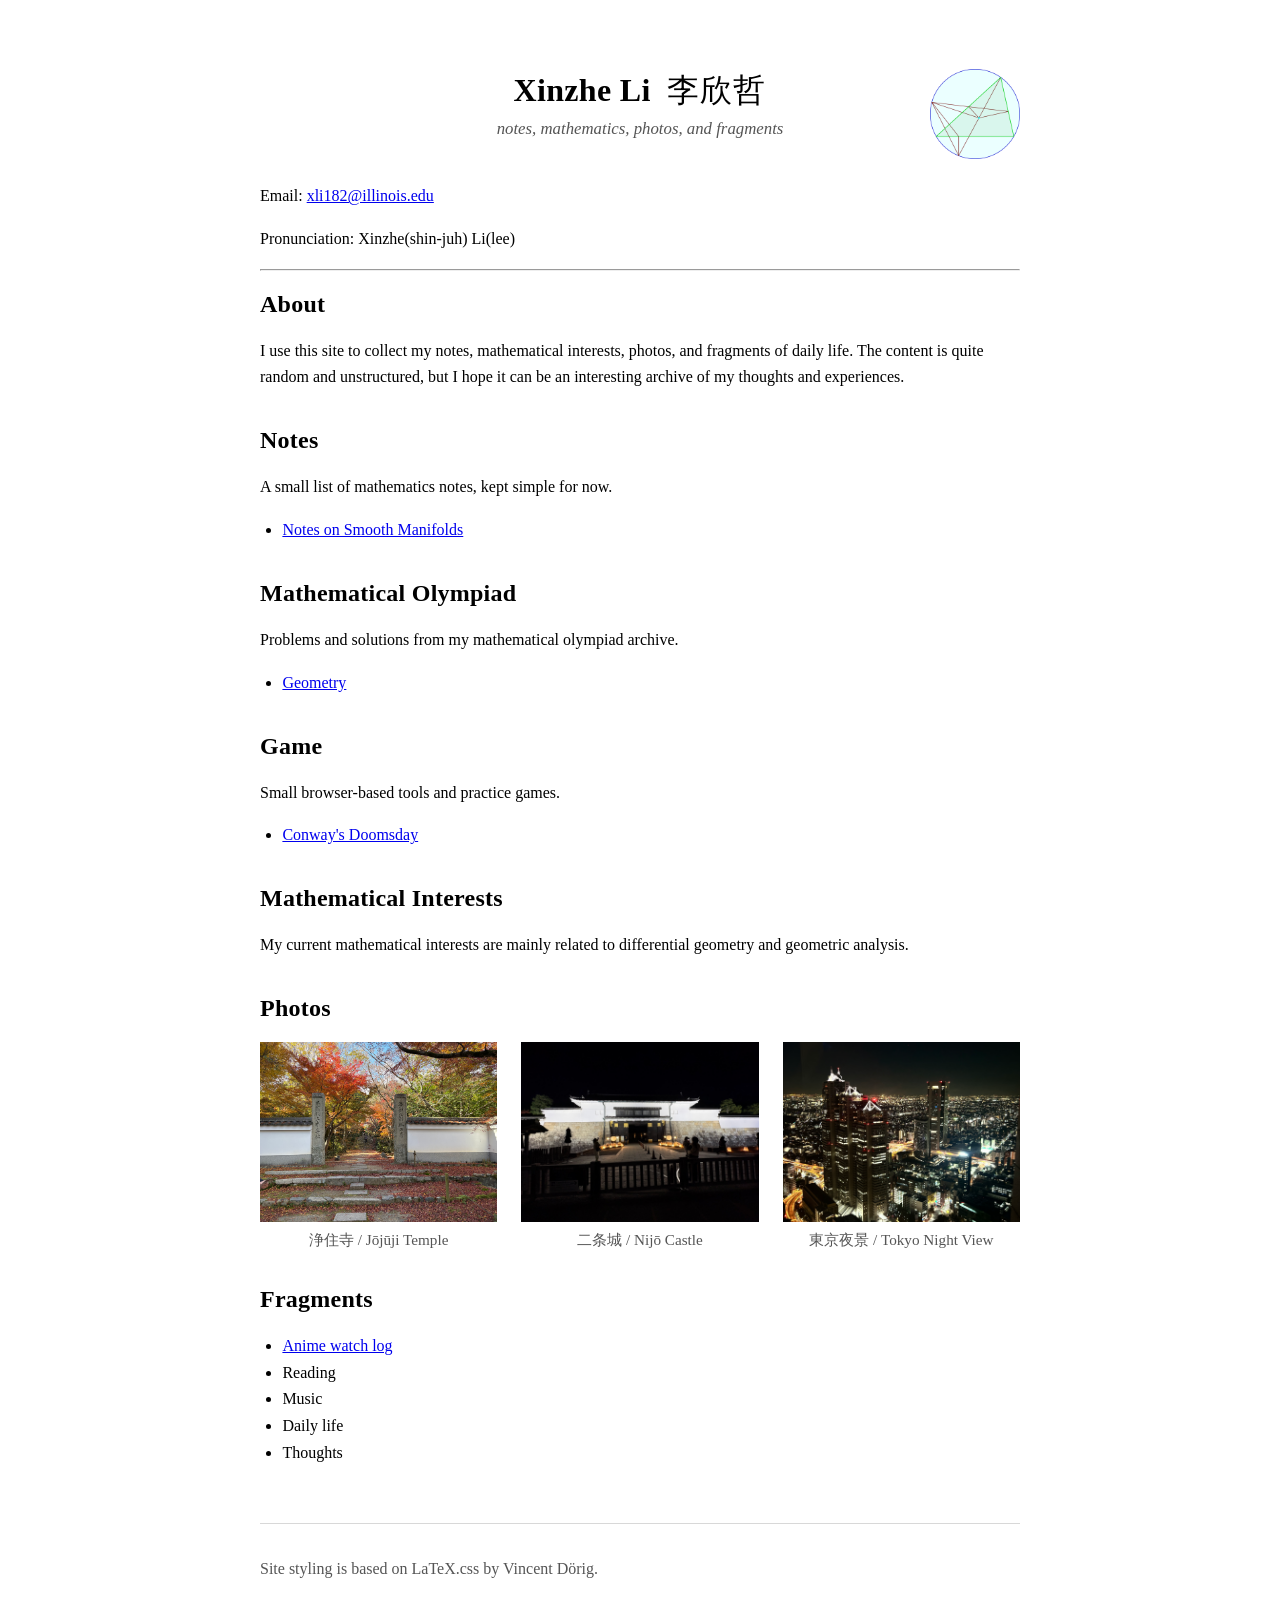
<file: index.html>
<!doctype html>
<html lang="en">
  <head>
    <meta charset="utf-8" />
    <meta name="viewport" content="width=device-width, initial-scale=1" />
    <title>Xinzhe Li | Notes, Mathematics, Photos</title>
    <link rel="icon" type="image/png" href="assets/favicon.png">
    <meta
      name="description"
      content="Personal archive of Xinzhe Li: mathematics notes, interests, photos, reading records, and fragments of daily life."
    />
    <link rel="canonical" href="https://julianxli.github.io/" />
    <link rel="stylesheet" href="https://latex.vercel.app/style.min.css" />
    <link rel="stylesheet" href="style.css?v=106" />
  </head>
  <body>
    <header class="site-header">
      <img class="geometry-icon geometry-desktop" src="assets/geometry-icon.png" alt="First geometry problem I solved" />
      <h1 class="site-title">
        <span class="title-en">Xinzhe Li</span>
        <span class="title-cn">李欣哲</span>
      </h1>
      <p class="subtitle">notes, mathematics, photos, and fragments</p>
    </header>

<section id="contact" class="contact-block">
  <p>Email: <a href="mailto:xli182@illinois.edu">xli182@illinois.edu</a></p>
  <p>Pronunciation: Xinzhe(shin-juh) Li(lee)</p>
</section>

<hr>

    <main>
      <section aria-labelledby="about">
        <h2 id="about">About</h2>
        <p>
          I use this site to collect my notes, mathematical interests, photos,
          and fragments of daily life. The content is quite random and unstructured, but I hope it can be an interesting archive of my thoughts and experiences.
        </p>
      </section>

      <section aria-labelledby="notes">
        <h2 id="notes">Notes</h2>
        <p>
          A small list of mathematics notes, kept simple for now.
        </p>
        <ul class="notes-list">
          <li><a href="notes/smooth-manifolds.pdf">Notes on Smooth Manifolds</a></li>
        </ul>
      </section>

      <section aria-labelledby="olympiad">
        <h2 id="olympiad">Mathematical Olympiad</h2>
        <p>
          Problems and solutions from my mathematical olympiad archive.
        </p>
        <ul class="notes-list">
          <li><a href="olympiad/index.html#geometry">Geometry</a></li>
        </ul>
      </section>

      <section aria-labelledby="game">
        <h2 id="game">Game</h2>
        <p>
          Small browser-based tools and practice games.
        </p>
        <ul class="notes-list">
          <li><a href="Game/doomsday-trainer/?v=conway">Conway's Doomsday</a></li>
        </ul>
      </section>

      <section aria-labelledby="mathematical-interests">
        <h2 id="mathematical-interests">Mathematical Interests</h2>
        <p>
          My current mathematical interests are mainly related to differential geometry and geometric analysis.
        </p>
      </section>

      <section aria-labelledby="photos">
        <h2 id="photos">Photos</h2>
        <div class="photo-grid" aria-label="Photo placeholders">
          <article class="photo-card">
            <img src="photos/Jōjūji.jpeg" alt="Jōjūji Temple">
            <figcaption><span lang="ja">浄住寺</span> / Jōjūji Temple</figcaption>
          </article>
          <article class="photo-card">
            <img src="photos/Nijō-jō.jpeg" alt="Nijō Castle">
            <figcaption><span lang="ja">二条城</span> / Nijō Castle</figcaption>
          </article>
          <article class="photo-card">
            <img src="photos/Tokyo.jpeg" alt="Tokyo Night View">
            <figcaption><span lang="ja">東京夜景</span> / Tokyo Night View</figcaption>
          </article>
        </div>
      </section>

      <section aria-labelledby="fragments">
        <h2 id="fragments">Fragments</h2>
        <ul class="fragment-list">
          <li><a href="fragments/watched-anime.pdf">Anime watch log</a></li>
          <li>Reading</li>
          <li>Music</li>
          <li>Daily life</li>
          <li>Thoughts</li>
        </ul>
      </section>
    </main>

    <footer class="site-footer">
      <p>Site styling is based on LaTeX.css by Vincent Dörig.</p>
      <img class="geometry-icon geometry-mobile" src="assets/geometry-icon.png" alt="First geometry problem I solved" />
    </footer>
  </body>
</html>
</file>
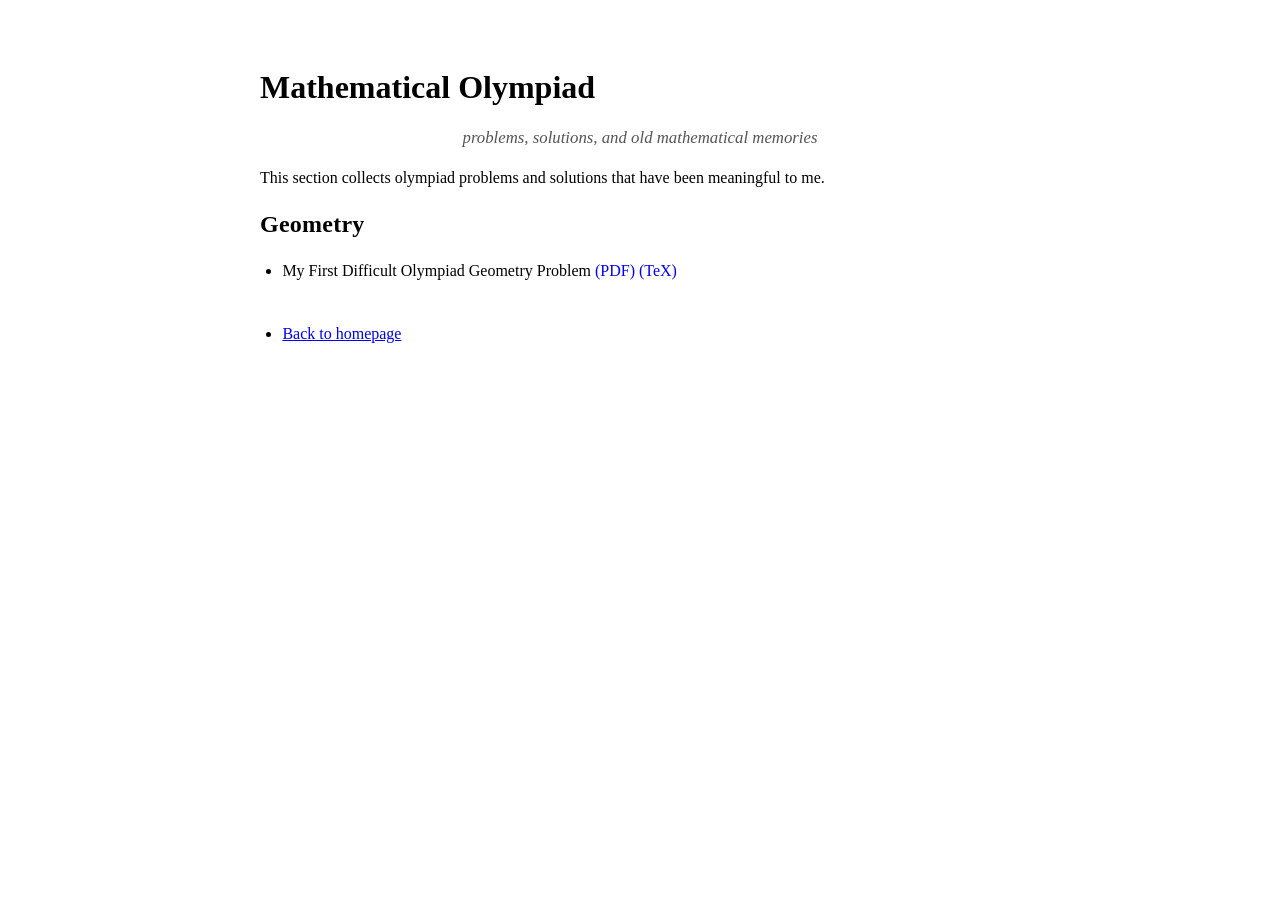
<file: olympiad/index.html>
<!doctype html>
<html lang="en">
  <head>
    <meta charset="utf-8" />
    <meta name="viewport" content="width=device-width, initial-scale=1" />
    <title>Mathematical Olympiad | Xinzhe Li</title>
    <link rel="icon" type="image/png" href="../assets/favicon.png">
    <meta
      name="description"
      content="Mathematical olympiad problems and solutions by Xinzhe Li."
    />
    <link rel="canonical" href="https://julianxli.github.io/olympiad/" />
    <link rel="stylesheet" href="https://latex.vercel.app/style.min.css" />
    <link rel="stylesheet" href="../style.css?v=106" />
  </head>
  <body>
    <header>
      <h1>Mathematical Olympiad</h1>
      <p class="subtitle">problems, solutions, and old mathematical memories</p>
    </header>

    <main>
      <p>
        This section collects olympiad problems and solutions that have been
        meaningful to me.
      </p>

      <section aria-labelledby="geometry">
        <h2 id="geometry">Geometry</h2>
        <ul class="notes-list">
          <li>
            My First Difficult Olympiad Geometry Problem
            <a class="plain-link" href="geometry/first-hard-geometry-problem/solution.pdf">(PDF)</a>
            <a class="plain-link" href="geometry/first-hard-geometry-problem/solution.tex">(TeX)</a>
          </li>
        </ul>
      </section>

      <ul class="notes-list">
        <li><a href="../index.html">Back to homepage</a></li>
      </ul>
    </main>
  </body>
</html>
</file>
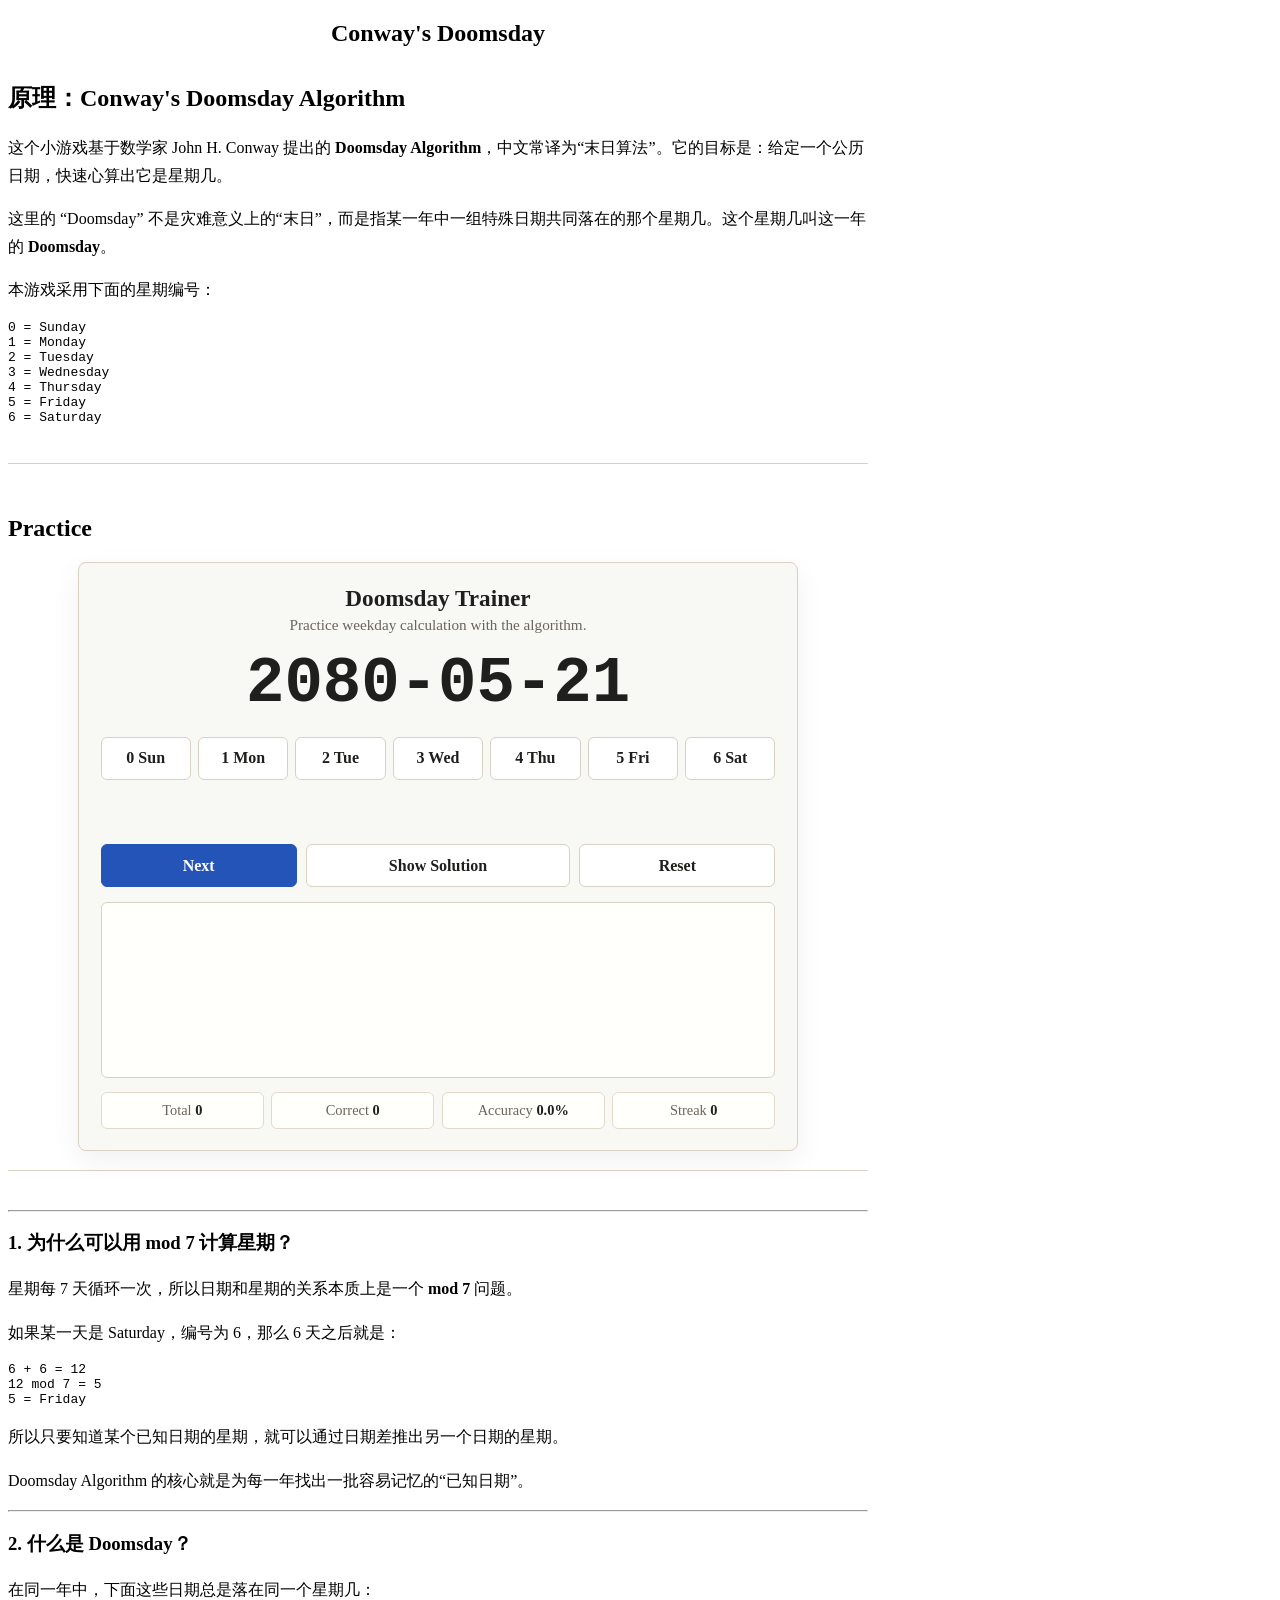
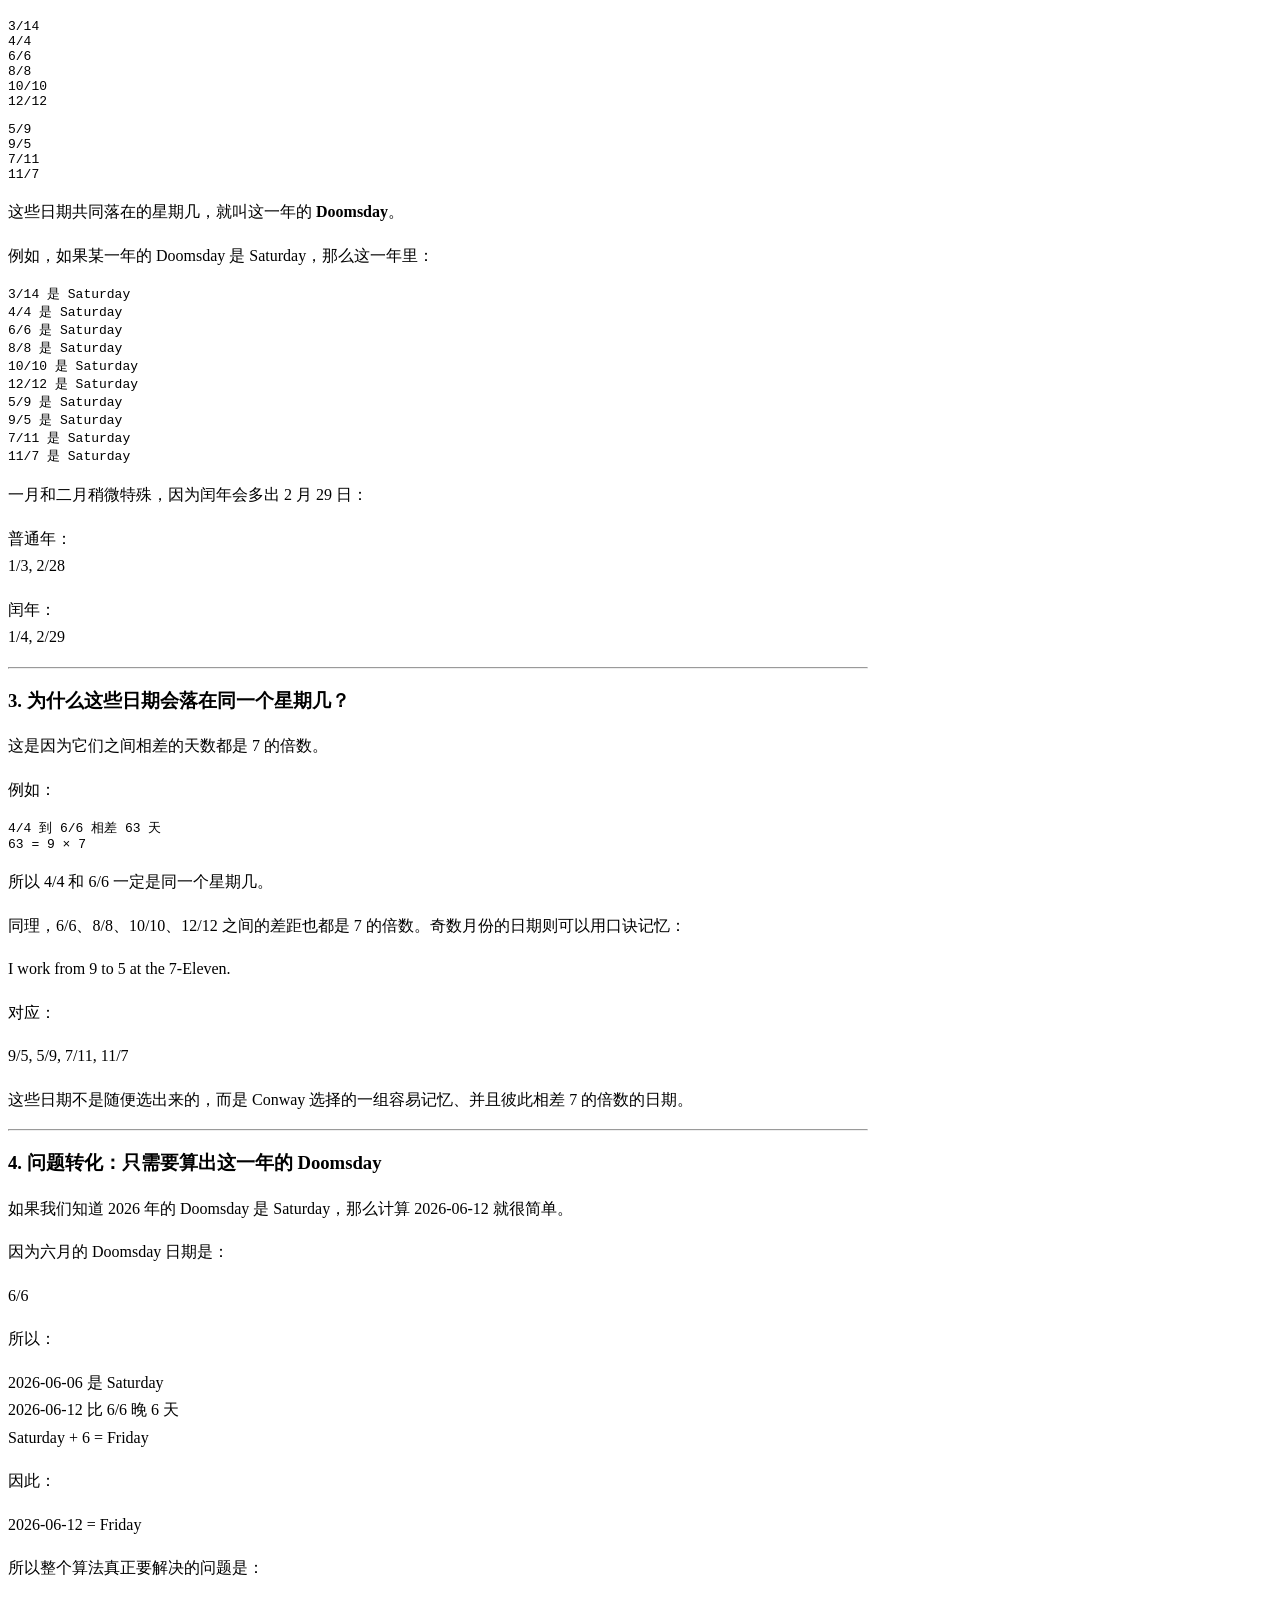
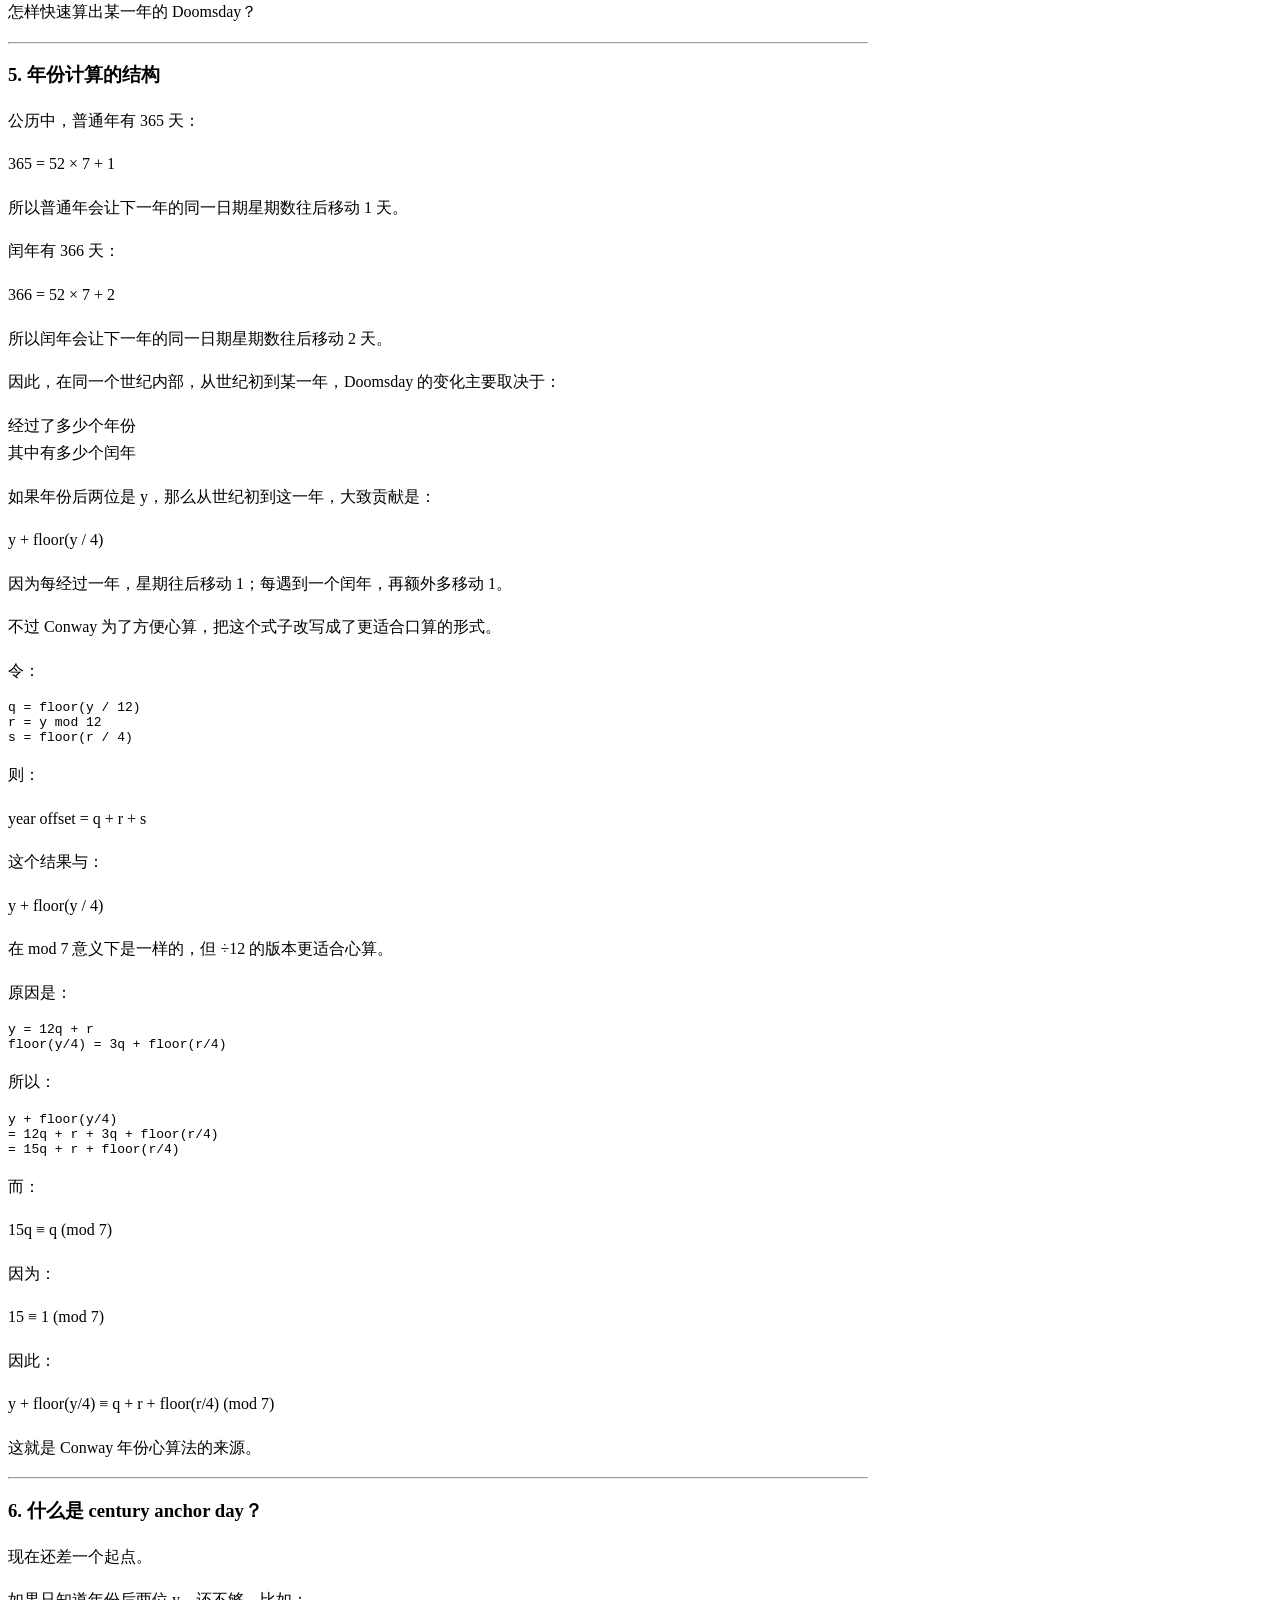
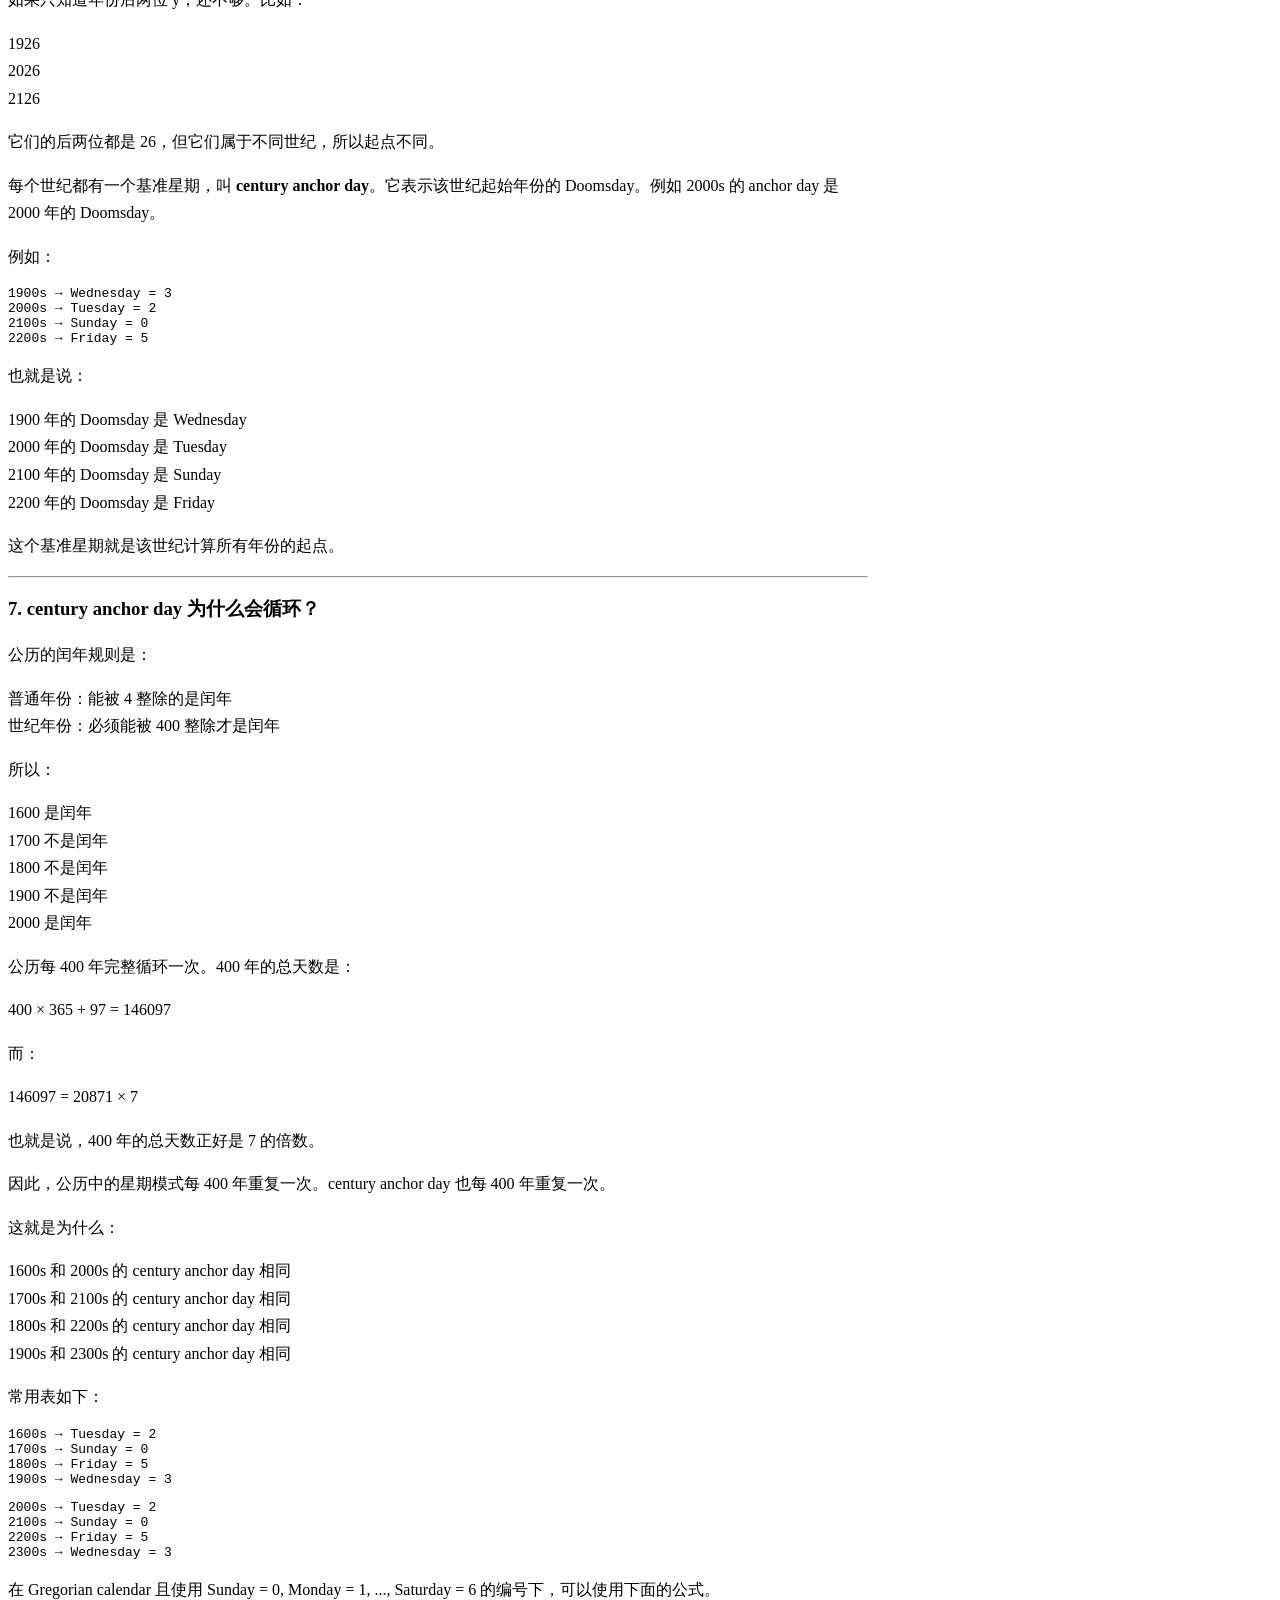
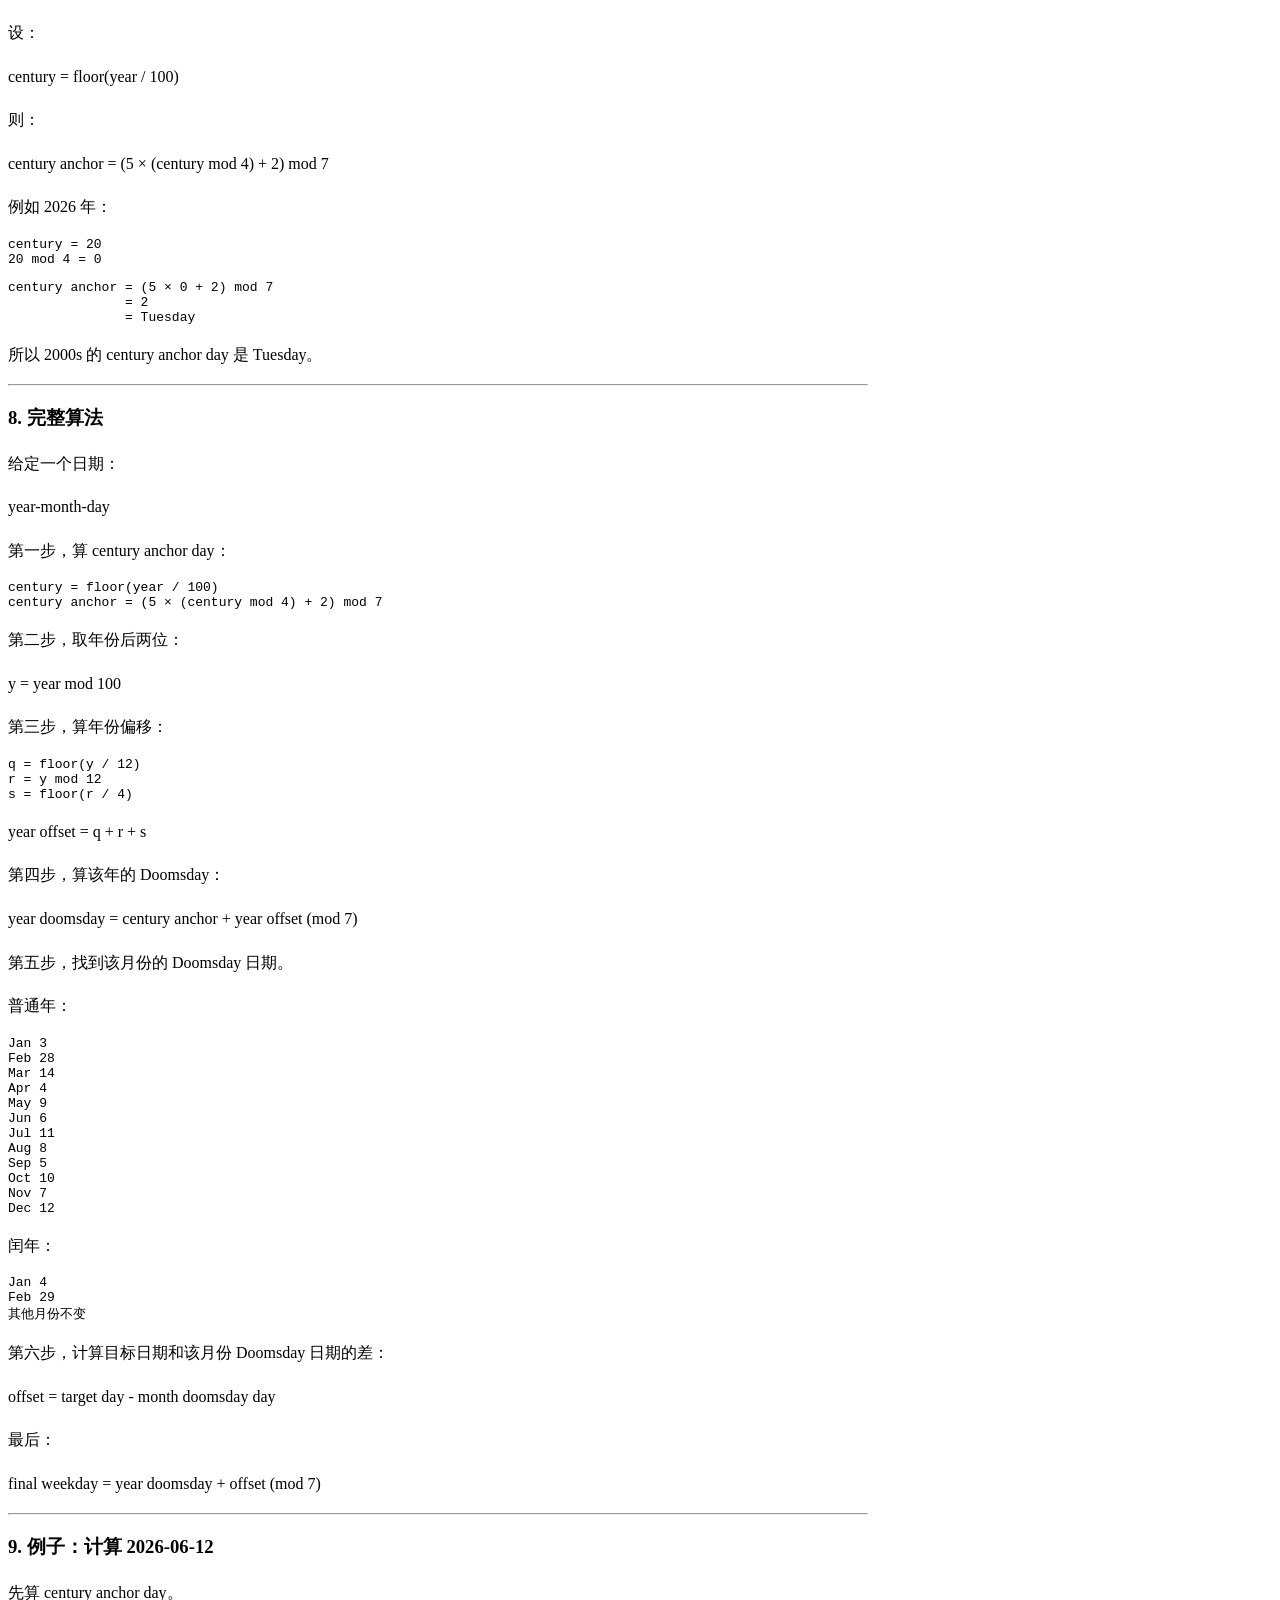
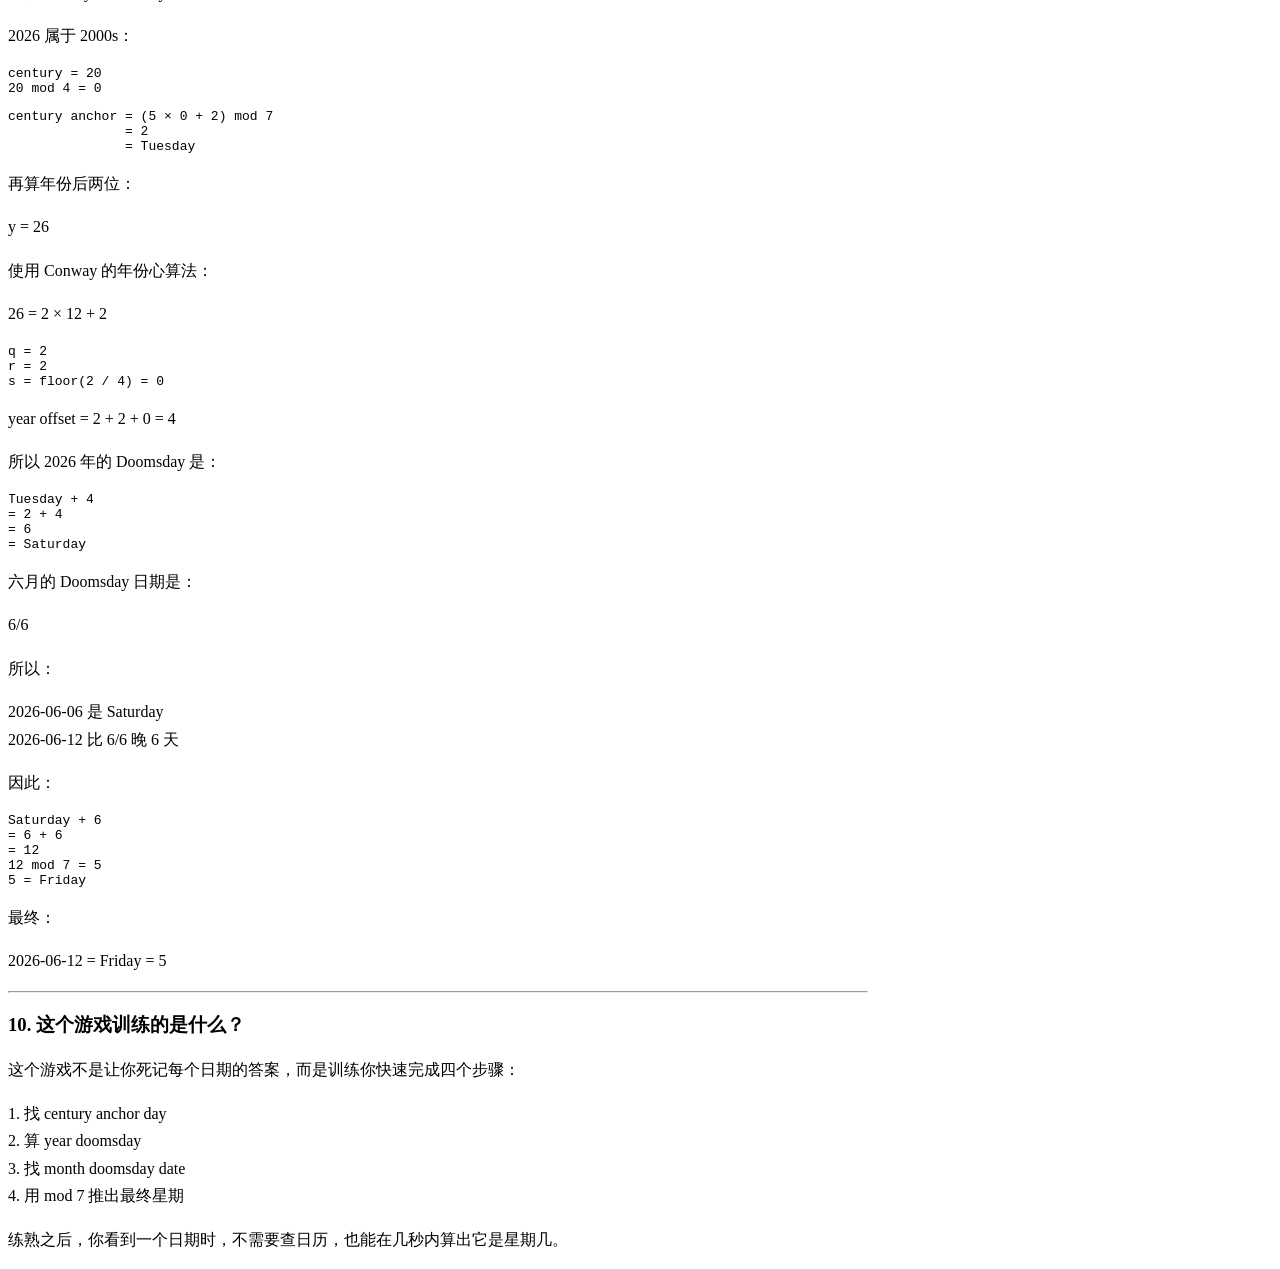
<file: Game/doomsday-trainer/index.html>
<!doctype html>
<html lang="en">
  <head>
    <meta charset="UTF-8" />
    <meta name="viewport" content="width=device-width, initial-scale=1.0" />
    <title>Conway's Doomsday</title>
    <meta name="description" content="A minimal Conway Doomsday Algorithm trainer for practicing weekday calculation." />
    <link rel="stylesheet" href="https://latex.vercel.app/style.min.css" />
    <link rel="stylesheet" href="style.css" />
  </head>
  <body>
    <main>
      <article class="page-shell">
        <header class="page-header">
          <h1>Conway's Doomsday</h1>
        </header>

      <section class="explanation" aria-labelledby="explanation-title">
        <h2 id="explanation-title">原理：Conway's Doomsday Algorithm</h2>
        <p>这个小游戏基于数学家 John H. Conway 提出的 <strong>Doomsday Algorithm</strong>，中文常译为“末日算法”。它的目标是：给定一个公历日期，快速心算出它是星期几。</p>

        <p>这里的 “Doomsday” 不是灾难意义上的“末日”，而是指某一年中一组特殊日期共同落在的那个星期几。这个星期几叫这一年的 <strong>Doomsday</strong>。</p>

        <p>本游戏采用下面的星期编号：</p>

        <pre><code>0 = Sunday
1 = Monday
2 = Tuesday
3 = Wednesday
4 = Thursday
5 = Friday
6 = Saturday</code></pre>
      </section>

      <section class="trainer-section" aria-labelledby="trainer-title">
        <h2 id="trainer-title">Practice</h2>
        <section class="trainer-card" aria-label="Doomsday Trainer">
          <header class="header">
            <h2>Doomsday Trainer</h2>
            <p>Practice weekday calculation with the algorithm.</p>
          </header>
  
          <div id="dateDisplay" class="date-display">0000-00-00</div>
  
          <div class="answer-grid" aria-label="Weekday answers">
            <button class="answer-button" data-answer="0">0 Sun</button>
            <button class="answer-button" data-answer="1">1 Mon</button>
            <button class="answer-button" data-answer="2">2 Tue</button>
            <button class="answer-button" data-answer="3">3 Wed</button>
            <button class="answer-button" data-answer="4">4 Thu</button>
            <button class="answer-button" data-answer="5">5 Fri</button>
            <button class="answer-button" data-answer="6">6 Sat</button>
          </div>
  
          <div id="feedback" class="feedback" aria-live="polite"></div>
  
          <div class="controls">
            <button id="nextButton" class="control-button primary">Next</button>
            <button id="solutionButton" class="control-button">Show Solution</button>
            <button id="resetButton" class="control-button">Reset</button>
          </div>
  
          <div id="solution" class="solution" aria-label="Solution"></div>
  
          <footer class="stats">
            <span>Total <strong id="totalStat">0</strong></span>
            <span>Correct <strong id="correctStat">0</strong></span>
            <span>Accuracy <strong id="accuracyStat">0.0%</strong></span>
            <span>Streak <strong id="streakStat">0</strong></span>
          </footer>
        </section>
      </section>

      <section class="explanation continuation" aria-label="Doomsday Algorithm Details">
<hr />

        <h3>1. 为什么可以用 mod 7 计算星期？</h3>

        <p>星期每 7 天循环一次，所以日期和星期的关系本质上是一个 <strong>mod 7</strong> 问题。</p>

        <p>如果某一天是 Saturday，编号为 6，那么 6 天之后就是：</p>

        <pre><code>6 + 6 = 12
12 mod 7 = 5
5 = Friday</code></pre>

        <p>所以只要知道某个已知日期的星期，就可以通过日期差推出另一个日期的星期。</p>

        <p>Doomsday Algorithm 的核心就是为每一年找出一批容易记忆的“已知日期”。</p>

        <hr />

        <h3>2. 什么是 Doomsday？</h3>

        <p>在同一年中，下面这些日期总是落在同一个星期几：</p>

        <pre><code>3/14
4/4
6/6
8/8
10/10
12/12</code></pre>

        <pre><code>5/9
9/5
7/11
11/7</code></pre>

        <p>这些日期共同落在的星期几，就叫这一年的 <strong>Doomsday</strong>。</p>

        <p>例如，如果某一年的 Doomsday 是 Saturday，那么这一年里：</p>

        <pre><code>3/14 是 Saturday
4/4 是 Saturday
6/6 是 Saturday
8/8 是 Saturday
10/10 是 Saturday
12/12 是 Saturday
5/9 是 Saturday
9/5 是 Saturday
7/11 是 Saturday
11/7 是 Saturday</code></pre>

        <p>一月和二月稍微特殊，因为闰年会多出 2 月 29 日：</p>

        <p>普通年：<br />
        1/3, 2/28</p>

        <p>闰年：<br />
        1/4, 2/29</p>

        <hr />

        <h3>3. 为什么这些日期会落在同一个星期几？</h3>

        <p>这是因为它们之间相差的天数都是 7 的倍数。</p>

        <p>例如：</p>

        <pre><code>4/4 到 6/6 相差 63 天
63 = 9 × 7</code></pre>

        <p>所以 4/4 和 6/6 一定是同一个星期几。</p>

        <p>同理，6/6、8/8、10/10、12/12 之间的差距也都是 7 的倍数。奇数月份的日期则可以用口诀记忆：</p>

        <p>I work from 9 to 5 at the 7-Eleven.</p>

        <p>对应：</p>

        <p>9/5, 5/9, 7/11, 11/7</p>

        <p>这些日期不是随便选出来的，而是 Conway 选择的一组容易记忆、并且彼此相差 7 的倍数的日期。</p>

        <hr />

        <h3>4. 问题转化：只需要算出这一年的 Doomsday</h3>

        <p>如果我们知道 2026 年的 Doomsday 是 Saturday，那么计算 2026-06-12 就很简单。</p>

        <p>因为六月的 Doomsday 日期是：</p>

        <p>6/6</p>

        <p>所以：</p>

        <p>2026-06-06 是 Saturday<br />
        2026-06-12 比 6/6 晚 6 天<br />
        Saturday + 6 = Friday</p>

        <p>因此：</p>

        <p>2026-06-12 = Friday</p>

        <p>所以整个算法真正要解决的问题是：</p>

        <p>怎样快速算出某一年的 Doomsday？</p>

        <hr />

        <h3>5. 年份计算的结构</h3>

        <p>公历中，普通年有 365 天：</p>

        <p>365 = 52 × 7 + 1</p>

        <p>所以普通年会让下一年的同一日期星期数往后移动 1 天。</p>

        <p>闰年有 366 天：</p>

        <p>366 = 52 × 7 + 2</p>

        <p>所以闰年会让下一年的同一日期星期数往后移动 2 天。</p>

        <p>因此，在同一个世纪内部，从世纪初到某一年，Doomsday 的变化主要取决于：</p>

        <p>经过了多少个年份<br />
        其中有多少个闰年</p>

        <p>如果年份后两位是 y，那么从世纪初到这一年，大致贡献是：</p>

        <p>y + floor(y / 4)</p>

        <p>因为每经过一年，星期往后移动 1；每遇到一个闰年，再额外多移动 1。</p>

        <p>不过 Conway 为了方便心算，把这个式子改写成了更适合口算的形式。</p>

        <p>令：</p>

        <pre><code>q = floor(y / 12)
r = y mod 12
s = floor(r / 4)</code></pre>

        <p>则：</p>

        <p>year offset = q + r + s</p>

        <p>这个结果与：</p>

        <p>y + floor(y / 4)</p>

        <p>在 mod 7 意义下是一样的，但 ÷12 的版本更适合心算。</p>

        <p>原因是：</p>

        <pre><code>y = 12q + r
floor(y/4) = 3q + floor(r/4)</code></pre>

        <p>所以：</p>

        <pre><code>y + floor(y/4)
= 12q + r + 3q + floor(r/4)
= 15q + r + floor(r/4)</code></pre>

        <p>而：</p>

        <p>15q ≡ q   (mod 7)</p>

        <p>因为：</p>

        <p>15 ≡ 1   (mod 7)</p>

        <p>因此：</p>

        <p>y + floor(y/4) ≡ q + r + floor(r/4)   (mod 7)</p>

        <p>这就是 Conway 年份心算法的来源。</p>

        <hr />

        <h3>6. 什么是 century anchor day？</h3>

        <p>现在还差一个起点。</p>

        <p>如果只知道年份后两位 y，还不够。比如：</p>

        <p>1926<br />
        2026<br />
        2126</p>

        <p>它们的后两位都是 26，但它们属于不同世纪，所以起点不同。</p>

        <p>每个世纪都有一个基准星期，叫 <strong>century anchor day</strong>。它表示该世纪起始年份的 Doomsday。例如 2000s 的 anchor day 是 2000 年的 Doomsday。</p>

        <p>例如：</p>

        <pre><code>1900s → Wednesday = 3
2000s → Tuesday = 2
2100s → Sunday = 0
2200s → Friday = 5</code></pre>

        <p>也就是说：</p>

        <p>1900 年的 Doomsday 是 Wednesday<br />
        2000 年的 Doomsday 是 Tuesday<br />
        2100 年的 Doomsday 是 Sunday<br />
        2200 年的 Doomsday 是 Friday</p>

        <p>这个基准星期就是该世纪计算所有年份的起点。</p>

        <hr />

        <h3>7. century anchor day 为什么会循环？</h3>

        <p>公历的闰年规则是：</p>

        <p>普通年份：能被 4 整除的是闰年<br />
        世纪年份：必须能被 400 整除才是闰年</p>

        <p>所以：</p>

        <p>1600 是闰年<br />
        1700 不是闰年<br />
        1800 不是闰年<br />
        1900 不是闰年<br />
        2000 是闰年</p>

        <p>公历每 400 年完整循环一次。400 年的总天数是：</p>

        <p>400 × 365 + 97 = 146097</p>

        <p>而：</p>

        <p>146097 = 20871 × 7</p>

        <p>也就是说，400 年的总天数正好是 7 的倍数。</p>

        <p>因此，公历中的星期模式每 400 年重复一次。century anchor day 也每 400 年重复一次。</p>

        <p>这就是为什么：</p>

        <p>1600s 和 2000s 的 century anchor day 相同<br />
        1700s 和 2100s 的 century anchor day 相同<br />
        1800s 和 2200s 的 century anchor day 相同<br />
        1900s 和 2300s 的 century anchor day 相同</p>

        <p>常用表如下：</p>

        <pre><code>1600s → Tuesday = 2
1700s → Sunday = 0
1800s → Friday = 5
1900s → Wednesday = 3</code></pre>

        <pre><code>2000s → Tuesday = 2
2100s → Sunday = 0
2200s → Friday = 5
2300s → Wednesday = 3</code></pre>

        <p>在 Gregorian calendar 且使用 Sunday = 0, Monday = 1, ..., Saturday = 6 的编号下，可以使用下面的公式。</p>

        <p>设：</p>

        <p>century = floor(year / 100)</p>

        <p>则：</p>

        <p>century anchor = (5 × (century mod 4) + 2) mod 7</p>

        <p>例如 2026 年：</p>

        <pre><code>century = 20
20 mod 4 = 0</code></pre>

        <pre><code>century anchor = (5 × 0 + 2) mod 7
               = 2
               = Tuesday</code></pre>

        <p>所以 2000s 的 century anchor day 是 Tuesday。</p>

        <hr />

        <h3>8. 完整算法</h3>

        <p>给定一个日期：</p>

        <p>year-month-day</p>

        <p>第一步，算 century anchor day：</p>

        <pre><code>century = floor(year / 100)
century anchor = (5 × (century mod 4) + 2) mod 7</code></pre>

        <p>第二步，取年份后两位：</p>

        <p>y = year mod 100</p>

        <p>第三步，算年份偏移：</p>

        <pre><code>q = floor(y / 12)
r = y mod 12
s = floor(r / 4)</code></pre>

        <p>year offset = q + r + s</p>

        <p>第四步，算该年的 Doomsday：</p>

        <p>year doomsday = century anchor + year offset   (mod 7)</p>

        <p>第五步，找到该月份的 Doomsday 日期。</p>

        <p>普通年：</p>

        <pre><code>Jan 3
Feb 28
Mar 14
Apr 4
May 9
Jun 6
Jul 11
Aug 8
Sep 5
Oct 10
Nov 7
Dec 12</code></pre>

        <p>闰年：</p>

        <pre><code>Jan 4
Feb 29
其他月份不变</code></pre>

        <p>第六步，计算目标日期和该月份 Doomsday 日期的差：</p>

        <p>offset = target day - month doomsday day</p>

        <p>最后：</p>

        <p>final weekday = year doomsday + offset   (mod 7)</p>

        <hr />

        <h3>9. 例子：计算 2026-06-12</h3>

        <p>先算 century anchor day。</p>

        <p>2026 属于 2000s：</p>

        <pre><code>century = 20
20 mod 4 = 0</code></pre>

        <pre><code>century anchor = (5 × 0 + 2) mod 7
               = 2
               = Tuesday</code></pre>

        <p>再算年份后两位：</p>

        <p>y = 26</p>

        <p>使用 Conway 的年份心算法：</p>

        <p>26 = 2 × 12 + 2</p>

        <pre><code>q = 2
r = 2
s = floor(2 / 4) = 0</code></pre>

        <p>year offset = 2 + 2 + 0 = 4</p>

        <p>所以 2026 年的 Doomsday 是：</p>

        <pre><code>Tuesday + 4
= 2 + 4
= 6
= Saturday</code></pre>

        <p>六月的 Doomsday 日期是：</p>

        <p>6/6</p>

        <p>所以：</p>

        <p>2026-06-06 是 Saturday<br />
        2026-06-12 比 6/6 晚 6 天</p>

        <p>因此：</p>

        <pre><code>Saturday + 6
= 6 + 6
= 12
12 mod 7 = 5
5 = Friday</code></pre>

        <p>最终：</p>

        <p>2026-06-12 = Friday = 5</p>

        <hr />

        <h3>10. 这个游戏训练的是什么？</h3>

        <p>这个游戏不是让你死记每个日期的答案，而是训练你快速完成四个步骤：</p>

        <p>1. 找 century anchor day<br />
        2. 算 year doomsday<br />
        3. 找 month doomsday date<br />
        4. 用 mod 7 推出最终星期</p>

        <p>练熟之后，你看到一个日期时，不需要查日历，也能在几秒内算出它是星期几。</p>
      </section>
      </article>
    </main>

    <script src="script.js"></script>
  </body>
</html>
</file>
<file: style.css>
:root {
  --content-width: 760px;
  --muted-text: #555;
  --soft-border: #d8d8d8;
}

body {
  max-width: var(--content-width);
  margin: 0 auto;
  padding: 3rem 1.25rem 2rem;
}

.site-header {
  position: relative;
  text-align: center;
  margin-bottom: 2.75rem;
}

.geometry-icon {
  width: 90px;
  height: 90px;
  object-fit: contain;
  box-shadow: none;
  border: none;
}

.geometry-desktop {
  display: block;
  position: absolute;
  top: 0;
  right: 0;
}

.geometry-mobile {
  display: none;
}

.site-header h1.site-title {
  text-align: center;
  margin-bottom: 0.35rem;
  font-weight: normal;
  letter-spacing: 0;
}

.title-en {
  font-family: Palatino, "Palatino Linotype", "Book Antiqua", Georgia, serif;
  font-weight: 600;
  letter-spacing: 0.01em;
}

.title-cn {
  font-family: "Hiragino Mincho ProN", "Yu Mincho", "YuMincho", "MS Mincho", "Songti SC", "Noto Serif CJK SC", serif;
  font-weight: 500;
  letter-spacing: 0.04em;
  margin-left: 0.25em;
}

.subtitle {
  text-align: center;
  margin-top: 0;
  color: var(--muted-text);
  font-size: 1.05rem;
  font-family: Palatino, "Palatino Linotype", "Book Antiqua", Georgia, serif;
  font-style: italic;
}

h2,
h3 {
  font-family: Palatino, "Palatino Linotype", "Book Antiqua", Georgia, serif;
  font-weight: 600;
  letter-spacing: 0.01em;
}

main section {
  margin-bottom: 2.25rem;
}

main p,
main li,
.contact-block p,
.site-footer p {
  font-family: Palatino, "Palatino Linotype", "Book Antiqua", Georgia, serif;
  font-size: 1rem;
  line-height: 1.68;
}

.notes-list,
.fragment-list {
  padding-left: 1.4rem;
}

.plain-link {
  text-decoration: none !important;
}

.plain-link:hover,
.plain-link:focus {
  text-decoration: none !important;
}

.photo-grid {
  display: grid;
  grid-template-columns: repeat(3, minmax(0, 1fr));
  gap: 1.5rem;
  align-items: start;
  margin-top: 1rem;
}

.photo-card {
  display: flex;
  flex-direction: column;
  align-items: center;

  width: 100%;
  max-width: 100%;

  margin: 0;
  padding: 0;

  border: none;
  box-shadow: none;
  background: transparent;
}

.photo-card img {
  display: block;

  width: 100%;
  max-width: 100%;
  height: 180px;
  object-fit: cover;

  margin: 0;
  padding: 0;

  border: none;
  box-shadow: none;
}

.photo-card figcaption {
  display: block;

  margin-top: 0.5rem;
  padding: 0;

  font-family: "Hiragino Mincho ProN", "Yu Mincho", "YuMincho", "MS Mincho", "Songti SC", "Noto Serif CJK SC", serif;
  font-size: 0.95rem;
  font-weight: 400;
  font-style: normal;
  text-align: center;
  line-height: 1.3;
  color: var(--muted-text);

  position: static;
}

.photo-card figcaption::before {
  content: none !important;
}

.site-footer {
  margin-top: 3.5rem;
  padding-top: 1rem;
  border-top: 1px solid var(--soft-border);
  color: var(--muted-text);
  font-size: 0.9rem;
}

@media (max-width: 640px) {
  body {
    padding-top: 2rem;
  }

  .geometry-desktop {
    display: none;
  }

  .geometry-mobile {
    display: block;
    width: 86px;
    height: 86px;
    margin: 2rem auto 0;
  }

  .photo-grid {
    grid-template-columns: 1fr;
  }

  .photo-card {
    width: 100%;
    max-width: 100%;
  }

  .photo-card img {
    width: 100%;
    max-width: 100%;
    height: 180px;
    object-fit: cover;
  }
}
</file>
<file: Game/doomsday-trainer/style.css>
:root {
  --trainer-bg: #f8f8f5;
  --trainer-panel: #ffffff;
  --trainer-border: #d8d2c4;
  --trainer-muted: #6a655c;
  --trainer-text: #1f1f1d;
  --trainer-blue: #2454b8;
  --trainer-blue-dark: #183f8f;
  --trainer-green: #147a3f;
  --trainer-red: #b3261e;
}

* {
  box-sizing: border-box;
}

html {
  scroll-behavior: smooth;
}

body {
  max-width: 860px;
}

button {
  font: inherit;
}

.page-shell {
  margin: 0 auto;
}

.page-header {
  margin-bottom: 2.2rem;
  text-align: center;
}

.page-header h1 {
  margin-bottom: 0.2rem;
}

.explanation {
  margin-top: 1.5rem;
}

.explanation h2,
.trainer-section h2 {
  margin-top: 2rem;
}

.explanation p {
  line-height: 1.72;
}

.explanation pre {
  max-width: 100%;
  overflow-x: auto;
  border-radius: 6px;
}

.explanation code {
  white-space: pre;
}

.trainer-section {
  margin: 2.4rem 0;
  padding: 1.2rem 0;
  border-top: 1px solid var(--trainer-border);
  border-bottom: 1px solid var(--trainer-border);
}

.trainer-card {
  width: min(720px, 100%);
  margin: 1rem auto 0;
  padding: 1.35rem;
  background: var(--trainer-bg);
  border: 1px solid var(--trainer-border);
  border-radius: 8px;
  color: var(--trainer-text);
  box-shadow: 0 10px 30px rgba(0, 0, 0, 0.06);
}

.header {
  margin-bottom: 1rem;
  text-align: center;
}

.header h2 {
  margin: 0;
  font-size: 1.45rem;
}

.header p {
  margin: 0.3rem 0 0;
  color: var(--trainer-muted);
  font-size: 0.95rem;
}

.date-display {
  margin: 1.1rem 0 1.3rem;
  text-align: center;
  font-family: "Latin Modern Mono", "SFMono-Regular", ui-monospace, Menlo, monospace;
  font-size: clamp(2.2rem, 7vw, 4rem);
  font-weight: 700;
  line-height: 1;
}

.answer-grid {
  display: grid;
  grid-template-columns: repeat(7, minmax(0, 1fr));
  gap: 0.45rem;
}

.answer-button,
.control-button {
  min-height: 2.7rem;
  padding: 0.35rem 0.55rem;
  border: 1px solid var(--trainer-border);
  border-radius: 6px;
  background: var(--trainer-panel);
  color: var(--trainer-text);
  font-weight: 700;
  cursor: pointer;
  transition:
    transform 120ms ease,
    border-color 120ms ease,
    background 120ms ease;
}

.answer-button:hover,
.control-button:hover {
  background: #f1efe8;
  border-color: #9f9786;
  transform: translateY(-1px);
}

.answer-button:active,
.control-button:active {
  transform: translateY(0);
}

.answer-button[disabled] {
  cursor: default;
  opacity: 0.55;
  transform: none;
}

.feedback {
  min-height: 2rem;
  margin: 1rem 0;
  text-align: center;
  color: var(--trainer-muted);
  font-weight: 700;
}

.feedback.correct {
  color: var(--trainer-green);
}

.feedback.wrong {
  color: var(--trainer-red);
}

.controls {
  display: grid;
  grid-template-columns: 1fr 1.35fr 1fr;
  gap: 0.55rem;
  margin-bottom: 0.9rem;
}

.control-button.primary {
  background: var(--trainer-blue);
  border-color: var(--trainer-blue);
  color: #ffffff;
}

.control-button.primary:hover {
  background: var(--trainer-blue-dark);
}

.solution {
  min-height: 11rem;
  max-height: 19rem;
  overflow: auto;
  margin: 0;
  padding: 1rem;
  background: #fffffb;
  border: 1px solid var(--trainer-border);
  border-radius: 6px;
  color: var(--trainer-text);
  font-size: 0.92rem;
  line-height: 1.55;
}

.solution-title {
  margin-bottom: 0.8rem;
  text-align: center;
  font-weight: 700;
}

.solution-section {
  padding: 0.75rem 0;
  border-top: 1px solid #e6e0d2;
}

.solution-section:first-of-type {
  border-top: 0;
  padding-top: 0;
}

.solution-section h2 {
  margin: 0 0 0.45rem;
  font-size: 0.85rem;
  text-transform: uppercase;
}

.solution-section p {
  margin: 0.35rem 0;
  color: var(--trainer-muted);
}

.target-date {
  color: var(--trainer-text) !important;
  font-family: "Latin Modern Mono", "SFMono-Regular", ui-monospace, Menlo, monospace;
  font-size: 1.3rem;
  font-weight: 700;
}

.formula,
.anchor-grid,
.month-grid {
  font-family: "Latin Modern Roman", "Times New Roman", Times, serif;
}

.formula {
  margin: 0.45rem 0;
  padding: 0.55rem 0.65rem;
  overflow-x: auto;
  background: #f5f2ea;
  border: 1px solid #e2dacb;
  border-radius: 6px;
}

.formula-stack {
  display: grid;
  gap: 0.45rem;
}

.formula-stack .formula {
  margin: 0;
}

.final-formula {
  border-color: #b7c6e8;
  background: #edf3ff;
  font-weight: 700;
}

.floor {
  font-weight: 700;
}

.anchor-grid {
  display: grid;
  grid-template-columns: auto 1fr;
  gap: 0.35rem 0.8rem;
  margin: 0.55rem 0;
  padding: 0.7rem;
  background: #f5f2ea;
  border-radius: 6px;
}

.anchor-grid span {
  color: var(--trainer-muted);
}

.month-grid {
  display: grid;
  grid-template-columns: repeat(4, minmax(0, 1fr));
  gap: 0.45rem;
  margin: 0.6rem 0;
}

.month-grid span {
  padding: 0.45rem;
  border-radius: 6px;
  background: #f5f2ea;
  text-align: center;
}

.month-grid .current-month {
  background: #edf3ff;
  border: 1px solid #b7c6e8;
  font-weight: 700;
}

.stats {
  display: grid;
  grid-template-columns: repeat(4, minmax(0, 1fr));
  gap: 0.45rem;
  margin-top: 0.9rem;
  color: var(--trainer-muted);
  text-align: center;
  font-size: 0.9rem;
}

.stats span {
  padding: 0.55rem 0.45rem;
  background: #fffffb;
  border: 1px solid #e2dacb;
  border-radius: 6px;
}

.stats strong {
  color: var(--trainer-text);
}

@media (max-width: 640px) {
  .trainer-card {
    padding: 1rem;
  }

  .answer-grid {
    grid-template-columns: repeat(4, minmax(0, 1fr));
  }

  .controls,
  .stats {
    grid-template-columns: 1fr;
  }

  .month-grid {
    grid-template-columns: repeat(3, minmax(0, 1fr));
  }
}
</file>
